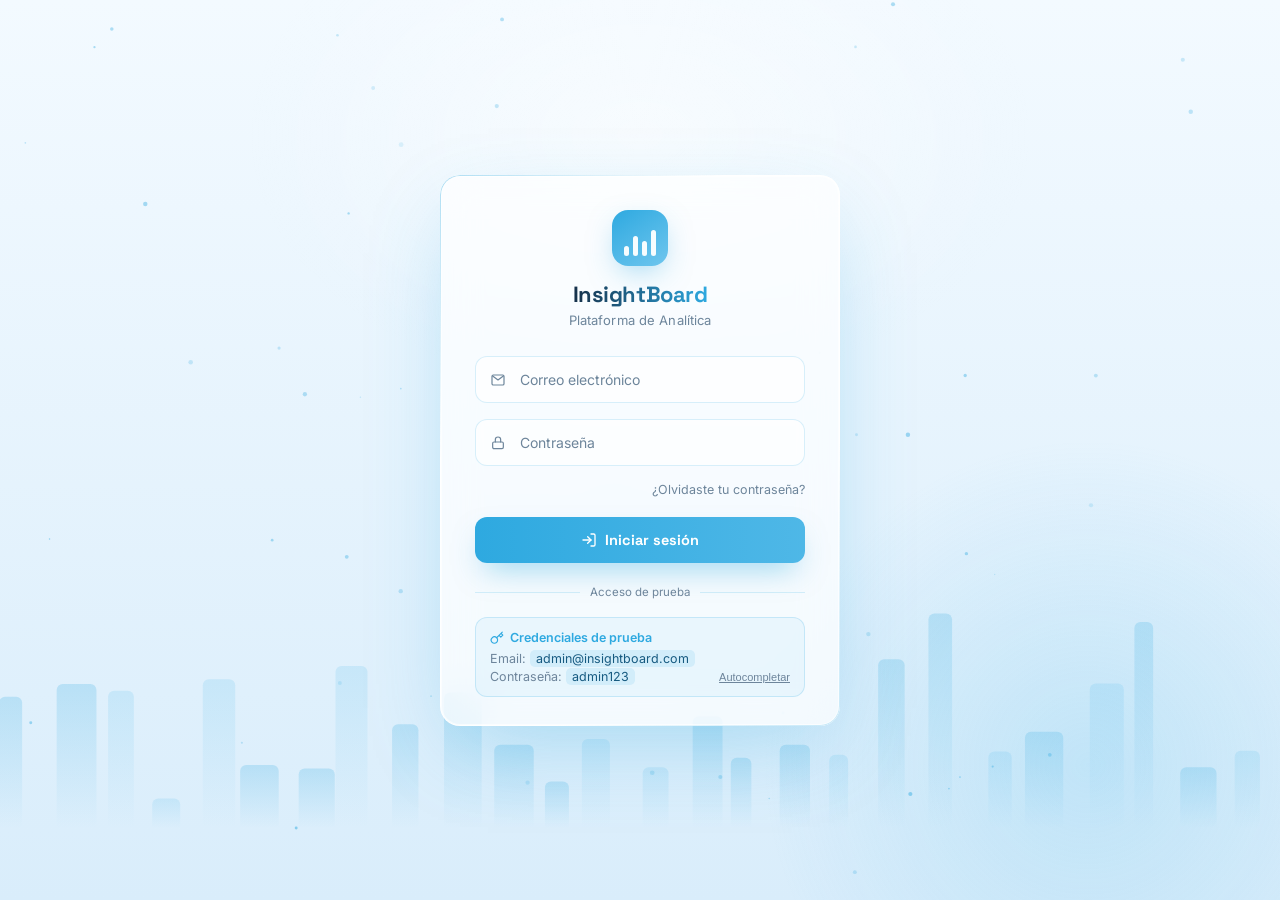
<file: frontend/login.html>
<!DOCTYPE html>
<html lang="es">
<head>
<meta charset="UTF-8">
<meta name="viewport" content="width=device-width, initial-scale=1.0">
<title>InsightBoard — Iniciar sesión</title>
<link rel="preconnect" href="https://fonts.googleapis.com">
<link href="https://fonts.googleapis.com/css2?family=Space+Grotesk:wght@500;600;700&family=Inter:wght@400;500;600&display=swap" rel="stylesheet">
<style>
  :root{
    --bg-deep: #eaf5fc;
    --bg-navy: #dbeefb;
    --panel: rgba(255, 255, 255, 0.68);
    --panel-border: rgba(255,255,255,0.9);
    --cyan: #2ea9e0;
    --violet: #6fc6ee;
    --text-main: #163049;
    --text-muted: #6d859b;
    --danger: #e0533d;
    --success: #22c39a;
  }

  *{ box-sizing:border-box; margin:0; padding:0; }

  html,body{
    height:100%;
    background: var(--bg-deep);
    font-family:'Inter', sans-serif;
    color:var(--text-main);
    overflow:hidden;
  }

  #bg-canvas{
    position:fixed;
    inset:0;
    width:100%;
    height:100%;
    z-index:0;
  }

  .stage{
    position:relative;
    z-index:2;
    height:100vh;
    width:100%;
    display:flex;
    align-items:center;
    justify-content:center;
    perspective: 1400px;
  }

  .grid-glow{
    position:absolute;
    inset:0;
    background:
      radial-gradient(600px 400px at 50% 15%, rgba(255,255,255,0.5), transparent 65%),
      radial-gradient(500px 500px at 85% 85%, rgba(111,198,238,0.25), transparent 65%);
    pointer-events:none;
    z-index:1;
  }

  /* ---- card ---- */
  .card{
    position:relative;
    width:400px;
    max-width:90vw;
    border-radius:20px;
    background:var(--panel);
    border:1px solid var(--panel-border);
    backdrop-filter: blur(18px);
    -webkit-backdrop-filter: blur(18px);
    box-shadow:
      0 30px 80px -20px rgba(46,169,224,0.35),
      0 0 0 1px rgba(255,255,255,0.6) inset;
    transform-style: preserve-3d;
    transition: transform 0.15s ease-out, box-shadow 0.3s ease;
    will-change: transform;
  }

  .card::before{
    content:'';
    position:absolute;
    inset:-1px;
    border-radius:20px;
    padding:1px;
    background: linear-gradient(135deg, rgba(46,169,224,0.55), transparent 30%, transparent 70%, rgba(111,198,238,0.55));
    -webkit-mask: linear-gradient(#fff 0 0) content-box, linear-gradient(#fff 0 0);
    -webkit-mask-composite: xor;
    mask-composite: exclude;
    pointer-events:none;
    opacity:0.7;
  }

  .card-inner{
    padding: 34px 34px 28px;
    transform: translateZ(30px);
  }

  /* header / logo */
  .brand{
    display:flex;
    flex-direction:column;
    align-items:center;
    text-align:center;
    margin-bottom:28px;
  }

  .logo-mark{
    width:56px;
    height:56px;
    border-radius:16px;
    background: linear-gradient(145deg, var(--cyan), var(--violet));
    display:flex;
    align-items:flex-end;
    justify-content:center;
    gap:4px;
    padding:12px 12px 10px;
    box-shadow: 0 10px 30px -8px rgba(46,169,224,0.5);
    margin-bottom:14px;
    transform: translateZ(20px);
  }
  .logo-mark span{
    display:block;
    width:6px;
    border-radius:3px;
    background: rgba(255,255,255,0.95);
    animation: bar-pulse 2.4s ease-in-out infinite;
  }
  .logo-mark span:nth-child(1){ height:10px; animation-delay:0.1s; }
  .logo-mark span:nth-child(2){ height:20px; animation-delay:0.4s; }
  .logo-mark span:nth-child(3){ height:15px; animation-delay:0.7s; }
  .logo-mark span:nth-child(4){ height:26px; animation-delay:1.0s; }

  @keyframes bar-pulse{
    0%, 100%{ transform: scaleY(1); opacity:0.9; }
    50%{ transform: scaleY(1.35); opacity:1; }
  }

  .brand h1{
    font-family:'Space Grotesk', sans-serif;
    font-size:22px;
    font-weight:700;
    letter-spacing:-0.02em;
    background: linear-gradient(90deg, #163049, #2ea9e0);
    -webkit-background-clip:text;
    background-clip:text;
    color:transparent;
  }
  .brand p{
    font-size:13px;
    color:var(--text-muted);
    margin-top:4px;
    letter-spacing:0.01em;
  }

  /* error */
  .error{
    display:none;
    margin-bottom:16px;
    padding:10px 12px;
    border-radius:10px;
    font-size:12.5px;
    color:#a63b2a;
    background:rgba(224,83,61,0.1);
    border:1px solid rgba(224,83,61,0.25);
  }

  /* fields */
  .field{
    position:relative;
    margin-bottom:16px;
  }
  .field input{
    width:100%;
    padding:14px 16px 14px 44px;
    border-radius:12px;
    border:1px solid rgba(46,169,224,0.18);
    background: rgba(255,255,255,0.65);
    color:var(--text-main);
    font-size:14px;
    font-family:'Inter',sans-serif;
    outline:none;
    transition: border-color 0.2s ease, background 0.2s ease, box-shadow 0.2s ease;
  }
  .field input::placeholder{ color: var(--text-muted); }
  .field input:focus{
    border-color: rgba(46,169,224,0.6);
    background: rgba(255,255,255,0.95);
    box-shadow: 0 0 0 3px rgba(46,169,224,0.14);
  }
  .field svg{
    position:absolute;
    left:15px;
    top:50%;
    transform:translateY(-50%);
    width:16px;
    height:16px;
    stroke: var(--text-muted);
    pointer-events:none;
    transition: stroke 0.2s ease;
  }
  .field input:focus + svg{ stroke: var(--cyan); }

  .row-meta{
    display:flex;
    justify-content:flex-end;
    margin-bottom:20px;
  }
  .row-meta a{
    font-size:12.5px;
    color:var(--text-muted);
    text-decoration:none;
    transition: color 0.2s;
  }
  .row-meta a:hover{ color: var(--cyan); }

  /* button */
  .btn-login{
    width:100%;
    padding:14px;
    border:none;
    border-radius:12px;
    background: linear-gradient(90deg, var(--cyan), var(--violet));
    background-size:200% 100%;
    background-position: 0% 0%;
    color:#ffffff;
    font-family:'Space Grotesk', sans-serif;
    font-weight:700;
    font-size:14.5px;
    cursor:pointer;
    display:flex;
    align-items:center;
    justify-content:center;
    gap:8px;
    box-shadow: 0 14px 30px -10px rgba(46,169,224,0.5);
    transition: transform 0.15s ease, box-shadow 0.2s ease, background-position 0.4s ease;
  }
  .btn-login:hover{
    transform: translateY(-2px);
    box-shadow: 0 18px 36px -8px rgba(46,169,224,0.65);
    background-position: 100% 0%;
  }
  .btn-login:active{ transform: translateY(0px) scale(0.99); }
  .btn-login:disabled{ cursor:default; transform:none; opacity:0.75; }
  .btn-login svg{ width:16px; height:16px; }

  /* divider */
  .divider{
    display:flex;
    align-items:center;
    gap:10px;
    margin:22px 0 18px;
  }
  .divider::before, .divider::after{
    content:'';
    flex:1;
    height:1px;
    background: rgba(46,169,224,0.18);
  }
  .divider span{
    font-size:11.5px;
    color:var(--text-muted);
  }

  /* demo creds */
  .demo{
    border-radius:12px;
    border:1px solid rgba(46,169,224,0.2);
    background: rgba(46,169,224,0.06);
    padding:12px 14px;
    font-size:12.5px;
    color:var(--text-muted);
  }
  .demo .demo-head{
    display:flex;
    align-items:center;
    gap:6px;
    color: var(--cyan);
    font-weight:600;
    margin-bottom:6px;
    font-size:12.5px;
  }
  .demo code{
    background: rgba(46,169,224,0.12);
    padding:1px 6px;
    border-radius:5px;
    color:#175a80;
    font-family: 'Inter', monospace;
  }
  .demo-row{ display:flex; justify-content:space-between; margin-top:3px; }
  .demo-row button{
    background:none;
    border:none;
    color:var(--text-muted);
    cursor:pointer;
    font-size:11px;
    text-decoration:underline;
    padding:0;
  }
  .demo-row button:hover{ color:var(--cyan); }

  @media (prefers-reduced-motion: reduce){
    .logo-mark span{ animation:none; }
    .card{ transition:none; }
  }
</style>
</head>
<body>

<canvas id="bg-canvas"></canvas>
<div class="grid-glow"></div>

<div class="stage">
  <div class="card" id="card">
    <div class="card-inner">

      <div class="brand">
        <div class="logo-mark"><span></span><span></span><span></span><span></span></div>
        <h1>InsightBoard</h1>
        <p>Plataforma de Analítica</p>
      </div>

      <form id="loginForm" autocomplete="off">
        <div id="loginError" class="error"></div>
        <div class="field">
          <input type="email" id="email" placeholder="Correo electrónico" required />
          <svg viewBox="0 0 24 24" fill="none" stroke-width="1.8" stroke-linecap="round" stroke-linejoin="round"><path d="M3 6.5a2 2 0 0 1 2-2h14a2 2 0 0 1 2 2v11a2 2 0 0 1-2 2H5a2 2 0 0 1-2-2v-11Z"/><path d="m4 6 8 6 8-6"/></svg>
        </div>
        <div class="field">
          <input type="password" id="password" placeholder="Contraseña" required />
          <svg viewBox="0 0 24 24" fill="none" stroke-width="1.8" stroke-linecap="round" stroke-linejoin="round"><rect x="4" y="10.5" width="16" height="10" rx="2"/><path d="M8 10.5V7a4 4 0 0 1 8 0v3.5"/></svg>
        </div>

        <div class="row-meta"><a href="#">¿Olvidaste tu contraseña?</a></div>

        <button type="submit" id="loginBtn" class="btn-login">
          <svg viewBox="0 0 24 24" fill="none" stroke="#ffffff" stroke-width="2" stroke-linecap="round" stroke-linejoin="round"><path d="M15 3h4a2 2 0 0 1 2 2v14a2 2 0 0 1-2 2h-4"/><path d="M10 17l5-5-5-5"/><path d="M15 12H3"/></svg>
          Iniciar sesión
        </button>
      </form>

      <div class="divider"><span>Acceso de prueba</span></div>

      <div class="demo">
        <div class="demo-head">
          <svg width="14" height="14" viewBox="0 0 24 24" fill="none" stroke="currentColor" stroke-width="2" stroke-linecap="round" stroke-linejoin="round"><path d="M21 2l-2 2m-7.61 7.61a5.5 5.5 0 1 1-7.778 7.778 5.5 5.5 0 0 1 7.777-7.777zm0 0L15.5 7.5m0 0l3 3L22 7l-3-3m-3.5 3.5L19 4"/></svg>
          Credenciales de prueba
        </div>
        <div class="demo-row"><span>Email: <code>admin@insightboard.com</code></span></div>
        <div class="demo-row"><span>Contraseña: <code>admin123</code></span><button type="button" id="fillDemo">Autocompletar</button></div>
      </div>

    </div>
  </div>
</div>

<script>
  const API_URL = window.location.hostname === 'localhost' || window.location.hostname === '127.0.0.1'
    ? 'http://127.0.0.1:8000/api'
    : window.location.origin + '/api';

  /* ---------- 3D tilt on the card ---------- */
  const card = document.getElementById('card');
  const stage = document.querySelector('.stage');

  stage.addEventListener('mousemove', (e) => {
    const rect = card.getBoundingClientRect();
    const x = e.clientX - rect.left - rect.width / 2;
    const y = e.clientY - rect.top - rect.height / 2;
    const rotY = (x / rect.width) * 14;
    const rotX = -(y / rect.height) * 14;
    card.style.transform = `rotateX(${rotX}deg) rotateY(${rotY}deg)`;
  });
  stage.addEventListener('mouseleave', () => {
    card.style.transform = 'rotateX(0deg) rotateY(0deg)';
  });

  /* ---------- demo autofill ---------- */
  document.getElementById('fillDemo').addEventListener('click', () => {
    document.getElementById('email').value = 'admin@insightboard.com';
    document.getElementById('password').value = 'admin123';
  });

  /* ---------- login (real API call) ---------- */
  const btn = document.getElementById('loginBtn');
  const errorBox = document.getElementById('loginError');

  function setButton(text, extra) {
    btn.innerHTML = text;
    Object.assign(btn.style, extra || {});
  }

  function showError(message) {
    errorBox.textContent = message;
    errorBox.style.display = 'block';
  }

  document.getElementById('loginForm').addEventListener('submit', async (e) => {
    e.preventDefault();
    errorBox.style.display = 'none';

    const email = document.getElementById('email').value;
    const password = document.getElementById('password').value;

    setButton('Verificando...', { opacity: '0.75' });
    btn.disabled = true;

    try {
      const res = await fetch(`${API_URL}/auth/login/`, {
        method: 'POST',
        headers: { 'Content-Type': 'application/json' },
        body: JSON.stringify({ email, password })
      });
      const data = await res.json();

      if (res.ok && data.access) {
        localStorage.setItem('token', data.access);
        localStorage.setItem('user', JSON.stringify(data.user || {}));
        setButton('✓ ¡Bienvenido!', { background: 'linear-gradient(90deg, #35e0a1, #4ce0ff)' });
        setTimeout(() => { window.location.href = 'index.html'; }, 700);
      } else {
        setButton('Iniciar sesión', { opacity: '1' });
        btn.disabled = false;
        showError(data.detail || data.message || 'Credenciales incorrectas');
      }
    } catch (err) {
      setButton('Iniciar sesión', { opacity: '1' });
      btn.disabled = false;
      showError('Error de conexión. Asegúrate de que el servidor esté corriendo.');
    }
  });

  /* ---------- animated background: rising data bars + particles ---------- */
  const canvas = document.getElementById('bg-canvas');
  const ctx = canvas.getContext('2d');
  let DPR;

  function resize(){
    DPR = Math.min(window.devicePixelRatio || 1, 2);
    canvas.width = window.innerWidth * DPR;
    canvas.height = window.innerHeight * DPR;
    canvas.style.width = window.innerWidth + 'px';
    canvas.style.height = window.innerHeight + 'px';
  }
  resize();
  window.addEventListener('resize', resize);

  const barCount = 26;
  const bars = Array.from({length: barCount}, (_, i) => ({
    x: (i / barCount) * window.innerWidth + (Math.random()*20-10),
    w: 18 + Math.random()*22,
    h: 40 + Math.random()*160,
    baseH: 0,
    speed: 0.15 + Math.random()*0.25,
    phase: Math.random()*Math.PI*2,
    hueMix: Math.random()
  }));
  bars.forEach(b => b.baseH = b.h);

  const particleCount = 60;
  const particles = Array.from({length: particleCount}, () => ({
    x: Math.random()*window.innerWidth,
    y: Math.random()*window.innerHeight,
    r: 0.6 + Math.random()*1.8,
    vy: 0.08 + Math.random()*0.22,
    vx: (Math.random()-0.5)*0.06,
    alpha: 0.15 + Math.random()*0.35
  }));

  let t = 0;

  function draw(){
    t += 0.016;
    ctx.setTransform(DPR,0,0,DPR,0,0);
    ctx.clearRect(0,0,window.innerWidth, window.innerHeight);

    const grad = ctx.createLinearGradient(0,0,0,window.innerHeight);
    grad.addColorStop(0, '#f3faff');
    grad.addColorStop(1, '#d9edfb');
    ctx.fillStyle = grad;
    ctx.fillRect(0,0,window.innerWidth, window.innerHeight);

    const baseY = window.innerHeight * 0.92;
    bars.forEach(b => {
      const wobble = Math.sin(t*b.speed + b.phase) * 18;
      const h = Math.max(20, b.baseH + wobble);
      const grd = ctx.createLinearGradient(0, baseY - h, 0, baseY);
      const c1 = b.hueMix > 0.5 ? '46,169,224' : '111,198,238';
      grd.addColorStop(0, `rgba(${c1},0.22)`);
      grd.addColorStop(1, `rgba(${c1},0.0)`);
      ctx.fillStyle = grd;
      ctx.beginPath();
      const r = 6;
      const x = b.x, y = baseY - h, w = b.w;
      ctx.moveTo(x, baseY);
      ctx.lineTo(x, y+r);
      ctx.arcTo(x, y, x+r, y, r);
      ctx.lineTo(x+w-r, y);
      ctx.arcTo(x+w, y, x+w, y+r, r);
      ctx.lineTo(x+w, baseY);
      ctx.closePath();
      ctx.fill();
    });

    particles.forEach(p => {
      p.y -= p.vy;
      p.x += p.vx;
      if (p.y < -10) { p.y = window.innerHeight + 10; p.x = Math.random()*window.innerWidth; }
      ctx.beginPath();
      ctx.arc(p.x, p.y, p.r, 0, Math.PI*2);
      ctx.fillStyle = `rgba(46,169,224,${p.alpha})`;
      ctx.fill();
    });

    requestAnimationFrame(draw);
  }
  draw();
</script>

</body>
</html>
</file>
